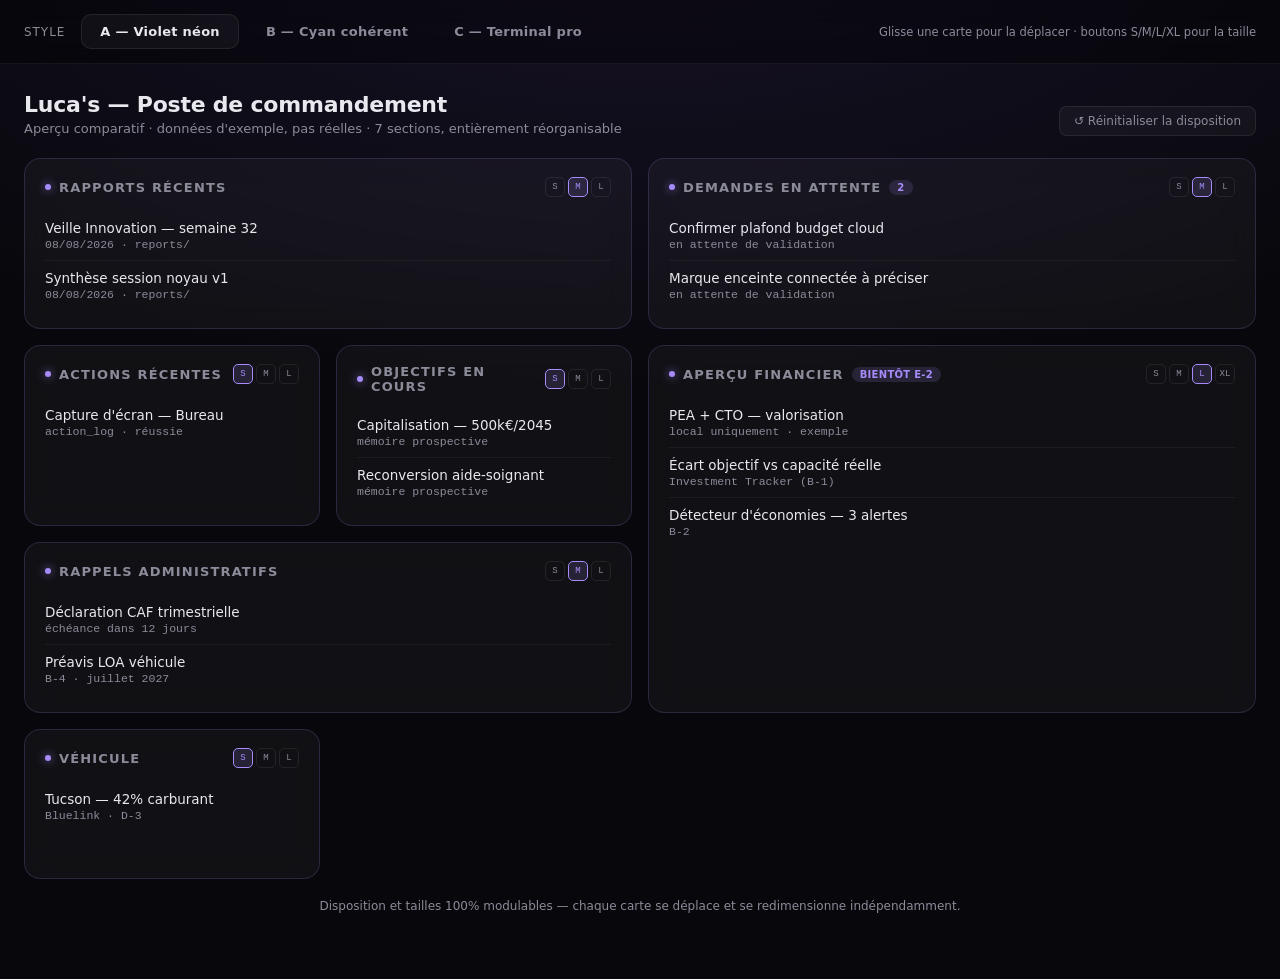
<file: cowork_workspace/workspace_modulable.html>
<!DOCTYPE html>
<html lang="fr">
<head>
<meta charset="UTF-8">
<meta name="viewport" content="width=device-width, initial-scale=1.0">
<title>Luca's — Comparatif Workspace modulable</title>
<style>
  :root{
    --bg:#08080c;
    --panel:rgba(255,255,255,0.04);
    --panel-border:rgba(255,255,255,0.08);
    --text:#e8e8ef;
    --text-dim:#8b8b9a;
    --accent:#22d3ee;
    --accent-soft:rgba(34,211,238,0.15);
    --accent-glow:rgba(34,211,238,0.35);
    --radius:16px;
    --font-display:'Segoe UI', system-ui, sans-serif;
    --font-mono:'Consolas','SF Mono',monospace;
  }
  *{box-sizing:border-box;}
  body{
    margin:0;
    background:var(--bg);
    color:var(--text);
    font-family:var(--font-display);
    min-height:100vh;
    transition:background 0.4s ease;
  }
  .switcher{
    display:flex;
    align-items:center;
    gap:0;
    padding:14px 24px;
    background:rgba(0,0,0,0.4);
    border-bottom:1px solid rgba(255,255,255,0.06);
    position:sticky;
    top:0;
    z-index:10;
    backdrop-filter:blur(12px);
    flex-wrap:wrap;
  }
  .switcher button{
    background:none;
    border:1px solid transparent;
    color:var(--text-dim);
    padding:9px 18px;
    border-radius:10px;
    cursor:pointer;
    font-size:13px;
    font-weight:600;
    letter-spacing:0.02em;
    margin-right:8px;
    transition:all 0.25s ease;
    font-family:var(--font-display);
  }
  .switcher button.active{
    color:var(--text);
    border-color:var(--panel-border);
    background:var(--panel);
  }
  .switcher .label{
    color:var(--text-dim);
    font-size:12px;
    align-self:center;
    margin-right:16px;
    text-transform:uppercase;
    letter-spacing:0.08em;
  }
  .switcher .hint{
    margin-left:auto;
    font-size:11.5px;
    color:var(--text-dim);
  }

  .wrap{max-width:1400px;margin:0 auto;padding:28px 24px 60px;}
  .header{margin-bottom:22px;display:flex;justify-content:space-between;align-items:flex-end;flex-wrap:wrap;gap:10px;}
  .header h1{font-size:22px;font-weight:700;margin:0 0 4px;letter-spacing:-0.01em;}
  .header .sub{color:var(--text-dim);font-size:13px;}
  .reset-btn{
    background:var(--panel);
    border:1px solid var(--panel-border);
    color:var(--text-dim);
    padding:7px 14px;
    border-radius:8px;
    font-size:12px;
    cursor:pointer;
    font-family:var(--font-display);
  }
  .reset-btn:hover{color:var(--text);border-color:var(--accent);}

  .grid{
    display:grid;
    grid-template-columns:repeat(4, 1fr);
    grid-auto-rows:minmax(150px, auto);
    gap:16px;
  }
  @media (max-width:900px){ .grid{grid-template-columns:repeat(2,1fr);} }
  @media (max-width:560px){ .grid{grid-template-columns:1fr;} }

  .card{
    background:var(--panel);
    border:1px solid var(--panel-border);
    border-radius:var(--radius);
    padding:18px 20px;
    backdrop-filter:blur(14px);
    -webkit-backdrop-filter:blur(14px);
    transition:border-color 0.3s ease, box-shadow 0.3s ease, transform 0.15s ease;
    grid-column:span 2;
    grid-row:span 1;
    cursor:grab;
    display:flex;
    flex-direction:column;
  }
  .card.dragging{opacity:0.4;cursor:grabbing;}
  .card.drag-over{border-color:var(--accent);box-shadow:0 0 0 2px var(--accent-soft);}
  .card[data-size="S"]{grid-column:span 1;}
  .card[data-size="M"]{grid-column:span 2;}
  .card[data-size="L"]{grid-column:span 2;grid-row:span 2;}
  .card[data-size="XL"]{grid-column:span 4;grid-row:span 2;}

  .card-head{
    display:flex;
    align-items:center;
    justify-content:space-between;
    margin-bottom:14px;
  }
  .card h2{
    font-size:13px;
    text-transform:uppercase;
    letter-spacing:0.09em;
    color:var(--text-dim);
    margin:0;
    display:flex;
    align-items:center;
    gap:8px;
  }
  .card h2 .dot{
    width:6px;height:6px;border-radius:50%;
    background:var(--accent);
    box-shadow:0 0 8px 1px var(--accent-glow);
  }
  .size-toggle{display:flex;gap:3px;}
  .size-toggle button{
    width:20px;height:20px;
    border-radius:5px;
    border:1px solid var(--panel-border);
    background:transparent;
    color:var(--text-dim);
    font-size:9px;
    cursor:pointer;
    font-family:var(--font-mono);
    line-height:1;
    padding:0;
  }
  .size-toggle button.active{border-color:var(--accent);color:var(--accent);background:var(--accent-soft);}

  .item{
    padding:9px 0;
    border-bottom:1px solid rgba(255,255,255,0.05);
    font-size:13.5px;
  }
  .item:last-child{border-bottom:none;}
  .item .title{color:var(--text);margin-bottom:2px;}
  .item .meta{color:var(--text-dim);font-size:11.5px;font-family:var(--font-mono);}
  .badge{
    display:inline-block;
    font-size:10px;
    padding:2px 8px;
    border-radius:20px;
    background:var(--accent-soft);
    color:var(--accent);
    font-weight:600;
    letter-spacing:0.03em;
  }
  .drag-handle{
    color:var(--text-dim);
    font-size:11px;
    opacity:0.5;
  }
  .note{margin-top:20px;font-size:12px;color:var(--text-dim);text-align:center;}

  /* STYLE A — Violet néon */
  body.style-a{
    --accent:#a78bfa;--accent-soft:rgba(167,139,250,0.15);--accent-glow:rgba(167,139,250,0.45);
    background:radial-gradient(ellipse 80% 50% at 50% -10%, rgba(139,92,246,0.12), transparent), var(--bg);
  }
  body.style-a .card{border-color:rgba(167,139,250,0.18);}
  body.style-a .card:hover{border-color:rgba(167,139,250,0.4);box-shadow:0 0 24px rgba(139,92,246,0.15);}

  /* STYLE B — Cyan cohérent */
  body.style-b .card{border-color:rgba(34,211,238,0.14);}
  body.style-b .card:hover{border-color:rgba(34,211,238,0.35);box-shadow:0 0 18px rgba(34,211,238,0.1);}

  /* STYLE C — Terminal pro */
  body.style-c{--accent:#f0a94e;--accent-soft:rgba(240,169,78,0.13);--accent-glow:rgba(240,169,78,0.3);--radius:6px;--font-display:'Consolas','SF Mono',monospace;}
  body.style-c .card{background:rgba(255,255,255,0.02);border-color:rgba(255,255,255,0.09);backdrop-filter:blur(6px);}
  body.style-c .card:hover{border-color:rgba(240,169,78,0.35);}
  body.style-c .item .title{font-family:var(--font-display);}
</style>
</head>
<body class="style-a">

  <div class="switcher">
    <span class="label">Style</span>
    <button class="active" onclick="setStyle('style-a', this)">A — Violet néon</button>
    <button onclick="setStyle('style-b', this)">B — Cyan cohérent</button>
    <button onclick="setStyle('style-c', this)">C — Terminal pro</button>
    <span class="hint">Glisse une carte pour la déplacer · boutons S/M/L/XL pour la taille</span>
  </div>

  <div class="wrap">
    <div class="header">
      <div>
        <h1>Luca's — Poste de commandement</h1>
        <div class="sub">Aperçu comparatif · données d'exemple, pas réelles · 7 sections, entièrement réorganisable</div>
      </div>
      <button class="reset-btn" onclick="location.reload()">↺ Réinitialiser la disposition</button>
    </div>

    <div class="grid" id="grid">

      <div class="card" data-size="M" draggable="true">
        <div class="card-head">
          <h2><span class="dot"></span>Rapports récents</h2>
          <div class="size-toggle" data-sizes="S,M,L"></div>
        </div>
        <div class="item"><div class="title">Veille Innovation — semaine 32</div><div class="meta">08/08/2026 · reports/</div></div>
        <div class="item"><div class="title">Synthèse session noyau v1</div><div class="meta">08/08/2026 · reports/</div></div>
      </div>

      <div class="card" data-size="M" draggable="true">
        <div class="card-head">
          <h2><span class="dot"></span>Demandes en attente <span class="badge">2</span></h2>
          <div class="size-toggle" data-sizes="S,M,L"></div>
        </div>
        <div class="item"><div class="title">Confirmer plafond budget cloud</div><div class="meta">en attente de validation</div></div>
        <div class="item"><div class="title">Marque enceinte connectée à préciser</div><div class="meta">en attente de validation</div></div>
      </div>

      <div class="card" data-size="S" draggable="true">
        <div class="card-head">
          <h2><span class="dot"></span>Actions récentes</h2>
          <div class="size-toggle" data-sizes="S,M,L"></div>
        </div>
        <div class="item"><div class="title">Capture d'écran — Bureau</div><div class="meta">action_log · réussie</div></div>
      </div>

      <div class="card" data-size="S" draggable="true">
        <div class="card-head">
          <h2><span class="dot"></span>Objectifs en cours</h2>
          <div class="size-toggle" data-sizes="S,M,L"></div>
        </div>
        <div class="item"><div class="title">Capitalisation — 500k€/2045</div><div class="meta">mémoire prospective</div></div>
        <div class="item"><div class="title">Reconversion aide-soignant</div><div class="meta">mémoire prospective</div></div>
      </div>

      <div class="card" data-size="L" draggable="true">
        <div class="card-head">
          <h2><span class="dot"></span>Aperçu financier <span class="badge">bientôt E-2</span></h2>
          <div class="size-toggle" data-sizes="S,M,L,XL"></div>
        </div>
        <div class="item"><div class="title">PEA + CTO — valorisation</div><div class="meta">local uniquement · exemple</div></div>
        <div class="item"><div class="title">Écart objectif vs capacité réelle</div><div class="meta">Investment Tracker (B-1)</div></div>
        <div class="item"><div class="title">Détecteur d'économies — 3 alertes</div><div class="meta">B-2</div></div>
      </div>

      <div class="card" data-size="M" draggable="true">
        <div class="card-head">
          <h2><span class="dot"></span>Rappels administratifs</h2>
          <div class="size-toggle" data-sizes="S,M,L"></div>
        </div>
        <div class="item"><div class="title">Déclaration CAF trimestrielle</div><div class="meta">échéance dans 12 jours</div></div>
        <div class="item"><div class="title">Préavis LOA véhicule</div><div class="meta">B-4 · juillet 2027</div></div>
      </div>

      <div class="card" data-size="S" draggable="true">
        <div class="card-head">
          <h2><span class="dot"></span>Véhicule</h2>
          <div class="size-toggle" data-sizes="S,M,L"></div>
        </div>
        <div class="item"><div class="title">Tucson — 42% carburant</div><div class="meta">Bluelink · D-3</div></div>
      </div>

    </div>

    <div class="note">Disposition et tailles 100% modulables — chaque carte se déplace et se redimensionne indépendamment.</div>
  </div>

<script>
function setStyle(style, btn){
  document.body.className = style;
  document.querySelectorAll('.switcher button').forEach(b => b.classList.remove('active'));
  btn.classList.add('active');
}

// Build size toggles
document.querySelectorAll('.size-toggle').forEach(toggle=>{
  const card = toggle.closest('.card');
  const sizes = toggle.dataset.sizes.split(',');
  sizes.forEach(s=>{
    const b = document.createElement('button');
    b.textContent = s;
    if(card.dataset.size === s) b.classList.add('active');
    b.onclick = ()=>{
      card.dataset.size = s;
      toggle.querySelectorAll('button').forEach(x=>x.classList.remove('active'));
      b.classList.add('active');
    };
    toggle.appendChild(b);
  });
});

// Drag and drop reorder
const grid = document.getElementById('grid');
let dragEl = null;
grid.addEventListener('dragstart', e=>{
  if(e.target.classList.contains('card')){
    dragEl = e.target;
    e.target.classList.add('dragging');
  }
});
grid.addEventListener('dragend', e=>{
  if(e.target.classList.contains('card')) e.target.classList.remove('dragging');
  document.querySelectorAll('.card').forEach(c=>c.classList.remove('drag-over'));
});
grid.addEventListener('dragover', e=>{
  e.preventDefault();
  const target = e.target.closest('.card');
  if(target && target !== dragEl){
    document.querySelectorAll('.card').forEach(c=>c.classList.remove('drag-over'));
    target.classList.add('drag-over');
  }
});
grid.addEventListener('drop', e=>{
  e.preventDefault();
  const target = e.target.closest('.card');
  if(target && dragEl && target !== dragEl){
    const cards = [...grid.children];
    const dragIdx = cards.indexOf(dragEl);
    const targetIdx = cards.indexOf(target);
    if(dragIdx < targetIdx) target.after(dragEl);
    else target.before(dragEl);
  }
  document.querySelectorAll('.card').forEach(c=>c.classList.remove('drag-over'));
});
</script>
</body>
</html>
</file>
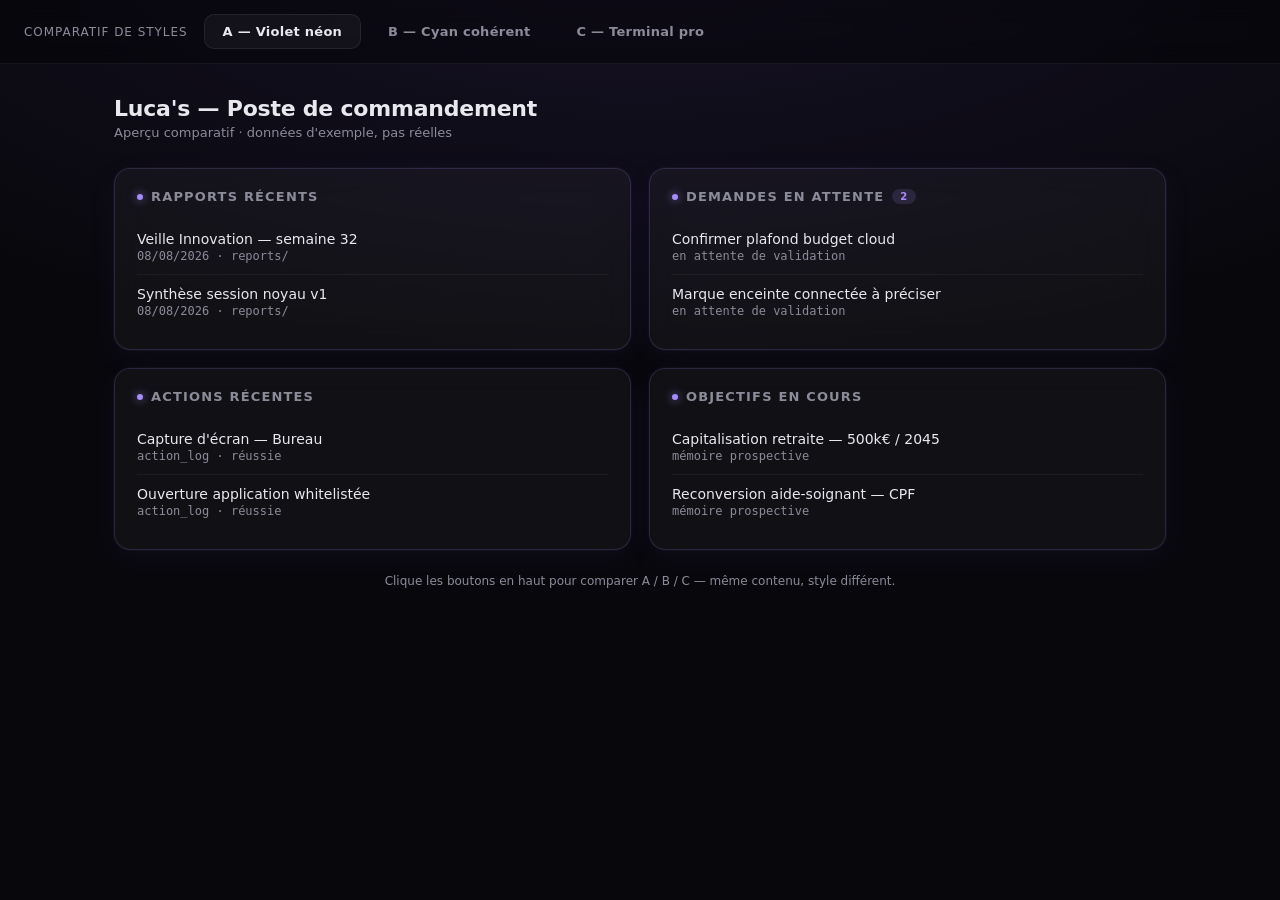
<file: cowork_workspace/workspace_styles_comparatif.html>
<!DOCTYPE html>
<html lang="fr">
<head>
<meta charset="UTF-8">
<meta name="viewport" content="width=device-width, initial-scale=1.0">
<title>Luca's — Comparatif de styles Workspace</title>
<style>
  :root{
    --bg:#08080c;
    --panel:rgba(255,255,255,0.04);
    --panel-border:rgba(255,255,255,0.08);
    --text:#e8e8ef;
    --text-dim:#8b8b9a;
    --accent:#22d3ee;
    --accent-soft:rgba(34,211,238,0.15);
    --accent-glow:rgba(34,211,238,0.35);
    --radius:16px;
    --font-display:'Segoe UI', system-ui, sans-serif;
    --font-mono:'Consolas','SF Mono',monospace;
  }
  *{box-sizing:border-box;}
  body{
    margin:0;
    background:var(--bg);
    color:var(--text);
    font-family:var(--font-display);
    min-height:100vh;
    padding:0;
    transition:background 0.4s ease;
  }
  .switcher{
    display:flex;
    gap:0;
    padding:14px 24px;
    background:rgba(0,0,0,0.4);
    border-bottom:1px solid rgba(255,255,255,0.06);
    position:sticky;
    top:0;
    z-index:10;
    backdrop-filter:blur(12px);
  }
  .switcher button{
    background:none;
    border:1px solid transparent;
    color:var(--text-dim);
    padding:9px 18px;
    border-radius:10px;
    cursor:pointer;
    font-size:13px;
    font-weight:600;
    letter-spacing:0.02em;
    margin-right:8px;
    transition:all 0.25s ease;
    font-family:var(--font-display);
  }
  .switcher button.active{
    color:var(--text);
    border-color:var(--panel-border);
    background:var(--panel);
  }
  .switcher .label{
    color:var(--text-dim);
    font-size:12px;
    align-self:center;
    margin-right:16px;
    text-transform:uppercase;
    letter-spacing:0.08em;
  }

  .wrap{max-width:1100px;margin:0 auto;padding:32px 24px 60px;}
  .header{margin-bottom:28px;}
  .header h1{
    font-size:22px;
    font-weight:700;
    margin:0 0 4px;
    letter-spacing:-0.01em;
  }
  .header .sub{color:var(--text-dim);font-size:13px;}

  .grid{
    display:grid;
    grid-template-columns:1fr 1fr;
    gap:18px;
  }
  @media (max-width:720px){ .grid{grid-template-columns:1fr;} }

  .card{
    background:var(--panel);
    border:1px solid var(--panel-border);
    border-radius:var(--radius);
    padding:20px 22px;
    backdrop-filter:blur(14px);
    -webkit-backdrop-filter:blur(14px);
    transition:all 0.4s ease;
  }
  .card h2{
    font-size:13px;
    text-transform:uppercase;
    letter-spacing:0.09em;
    color:var(--text-dim);
    margin:0 0 16px;
    display:flex;
    align-items:center;
    gap:8px;
  }
  .card h2 .dot{
    width:6px;height:6px;border-radius:50%;
    background:var(--accent);
    box-shadow:0 0 8px 1px var(--accent-glow);
  }
  .item{
    padding:11px 0;
    border-bottom:1px solid rgba(255,255,255,0.05);
    font-size:14px;
  }
  .item:last-child{border-bottom:none;}
  .item .title{color:var(--text);margin-bottom:2px;}
  .item .meta{color:var(--text-dim);font-size:12px;font-family:var(--font-mono);}
  .badge{
    display:inline-block;
    font-size:10px;
    padding:2px 8px;
    border-radius:20px;
    background:var(--accent-soft);
    color:var(--accent);
    font-weight:600;
    letter-spacing:0.03em;
  }
  .note{
    margin-top:24px;
    font-size:12px;
    color:var(--text-dim);
    text-align:center;
  }

  /* ===== STYLE A — Violet néon (inspiré vidéo) ===== */
  body.style-a{
    --accent:#a78bfa;
    --accent-soft:rgba(167,139,250,0.15);
    --accent-glow:rgba(167,139,250,0.45);
    background:
      radial-gradient(ellipse 80% 50% at 50% -10%, rgba(139,92,246,0.12), transparent),
      var(--bg);
  }
  body.style-a .card{
    border-color:rgba(167,139,250,0.18);
    box-shadow:0 0 0 1px rgba(167,139,250,0.04), 0 8px 32px rgba(139,92,246,0.06);
  }
  body.style-a .card:hover{
    border-color:rgba(167,139,250,0.4);
    box-shadow:0 0 24px rgba(139,92,246,0.15), 0 8px 32px rgba(139,92,246,0.08);
  }

  /* ===== STYLE B — Cyan cohérent (identité existante) ===== */
  body.style-b .card{
    border-color:rgba(34,211,238,0.14);
  }
  body.style-b .card:hover{
    border-color:rgba(34,211,238,0.35);
    box-shadow:0 0 18px rgba(34,211,238,0.1);
  }
  body.style-b .switcher{border-bottom-color:rgba(34,211,238,0.1);}

  /* ===== STYLE C — Terminal pro (sobre, ambre) ===== */
  body.style-c{
    --accent:#f0a94e;
    --accent-soft:rgba(240,169,78,0.13);
    --accent-glow:rgba(240,169,78,0.3);
    --radius:6px;
    --font-display:'Consolas','SF Mono',monospace;
  }
  body.style-c .card{
    background:rgba(255,255,255,0.02);
    border-color:rgba(255,255,255,0.09);
    backdrop-filter:blur(6px);
  }
  body.style-c .card:hover{border-color:rgba(240,169,78,0.35);}
  body.style-c .header h1{letter-spacing:0;}
  body.style-c .item .title{font-family:var(--font-display);}
</style>
</head>
<body class="style-a">

  <div class="switcher">
    <span class="label">Comparatif de styles</span>
    <button class="active" data-style="style-a" onclick="setStyle('style-a', this)">A — Violet néon</button>
    <button data-style="style-b" onclick="setStyle('style-b', this)">B — Cyan cohérent</button>
    <button data-style="style-c" onclick="setStyle('style-c', this)">C — Terminal pro</button>
  </div>

  <div class="wrap">
    <div class="header">
      <h1>Luca's — Poste de commandement</h1>
      <div class="sub">Aperçu comparatif · données d'exemple, pas réelles</div>
    </div>

    <div class="grid">
      <div class="card">
        <h2><span class="dot"></span>Rapports récents</h2>
        <div class="item">
          <div class="title">Veille Innovation — semaine 32</div>
          <div class="meta">08/08/2026 · reports/</div>
        </div>
        <div class="item">
          <div class="title">Synthèse session noyau v1</div>
          <div class="meta">08/08/2026 · reports/</div>
        </div>
      </div>

      <div class="card">
        <h2><span class="dot"></span>Demandes en attente <span class="badge">2</span></h2>
        <div class="item">
          <div class="title">Confirmer plafond budget cloud</div>
          <div class="meta">en attente de validation</div>
        </div>
        <div class="item">
          <div class="title">Marque enceinte connectée à préciser</div>
          <div class="meta">en attente de validation</div>
        </div>
      </div>

      <div class="card">
        <h2><span class="dot"></span>Actions récentes</h2>
        <div class="item">
          <div class="title">Capture d'écran — Bureau</div>
          <div class="meta">action_log · réussie</div>
        </div>
        <div class="item">
          <div class="title">Ouverture application whitelistée</div>
          <div class="meta">action_log · réussie</div>
        </div>
      </div>

      <div class="card">
        <h2><span class="dot"></span>Objectifs en cours</h2>
        <div class="item">
          <div class="title">Capitalisation retraite — 500k€ / 2045</div>
          <div class="meta">mémoire prospective</div>
        </div>
        <div class="item">
          <div class="title">Reconversion aide-soignant — CPF</div>
          <div class="meta">mémoire prospective</div>
        </div>
      </div>
    </div>

    <div class="note">Clique les boutons en haut pour comparer A / B / C — même contenu, style différent.</div>
  </div>

<script>
function setStyle(style, btn){
  document.body.className = style;
  document.querySelectorAll('.switcher button').forEach(b => b.classList.remove('active'));
  btn.classList.add('active');
}
</script>
</body>
</html>
</file>
